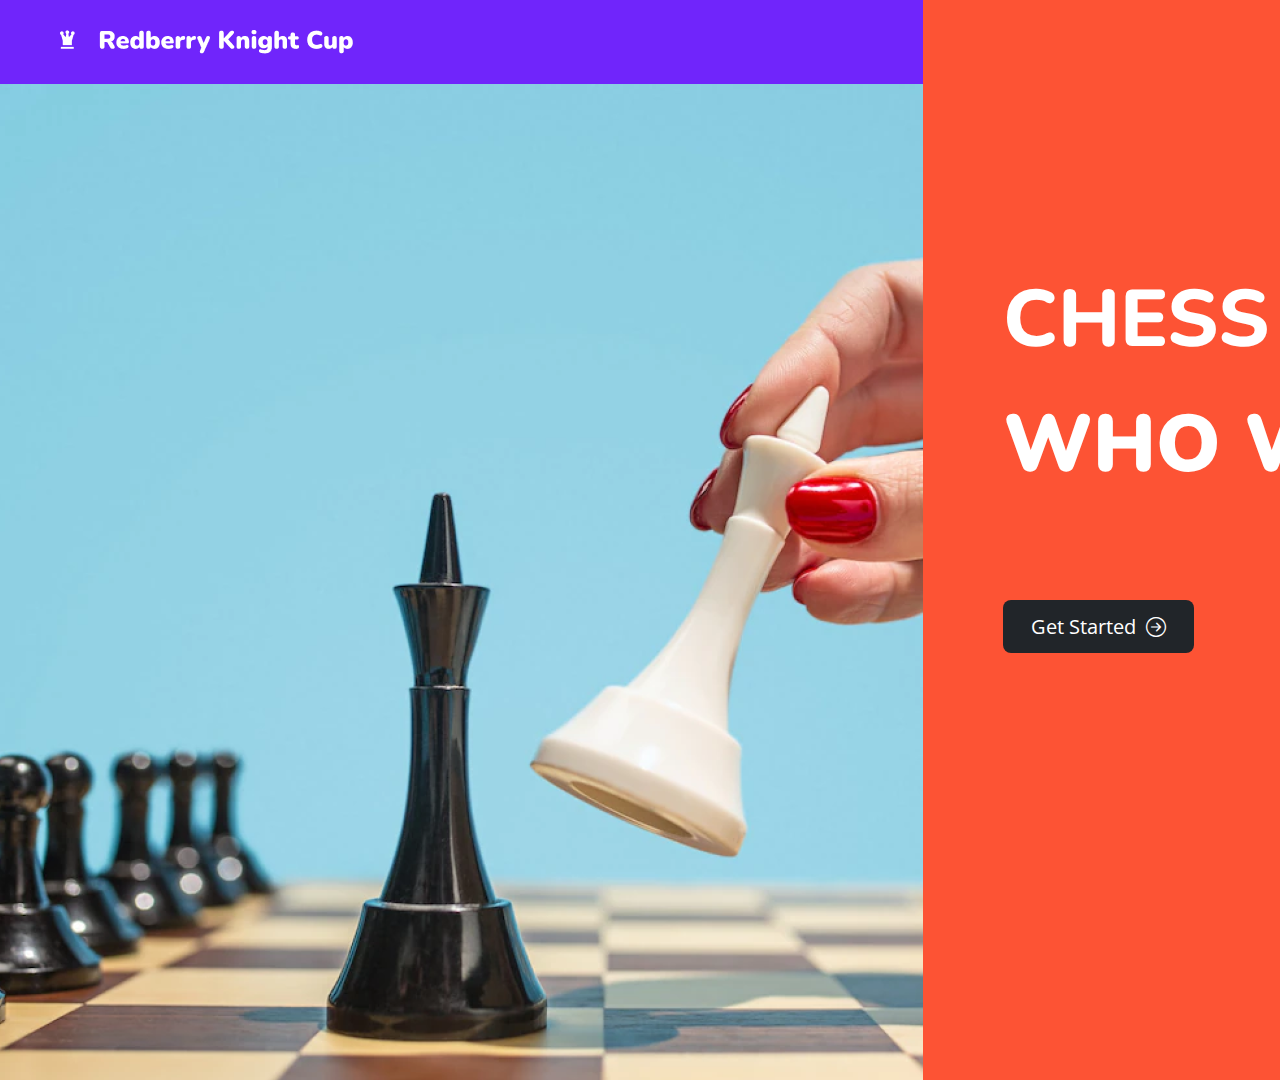
<file: index.html>
<!DOCTYPE html>
<html lang="en">
<head>
    <meta charset="UTF-8">
    <meta http-equiv="X-UA-Compatible" content="IE=edge">
    <meta name="viewport" content="width=device-width, initial-scale=1.0">
    <link rel="stylesheet" href="https://cdn.jsdelivr.net/npm/bootstrap-icons@1.8.3/font/bootstrap-icons.css">
    <link rel="stylesheet" href="main.css">
    <title>Redberry Knight Cup-landing</title>
</head>

<!--1st page:Redberry Knight Cup- landing-->
<body>
    <header>
        <img src="images/Vector.png" class="header1">
        <img src="images/Redberry Knight Cup.png" class="header2">
    </header>

    <div class="page1-left-rectangle"></div>
    <div class="page1-right-rectangle">
        <div>chess says</div>
        <div>a lot about</div>
        <div>who we are</div>
        <a href="pages/page2.html">
        <button>Get Started<i class="bi bi-arrow-right-circle"></i></button>
        </a>
    </div>

    <script async src="main.js" defer></script>
</body>
</html>
</file>
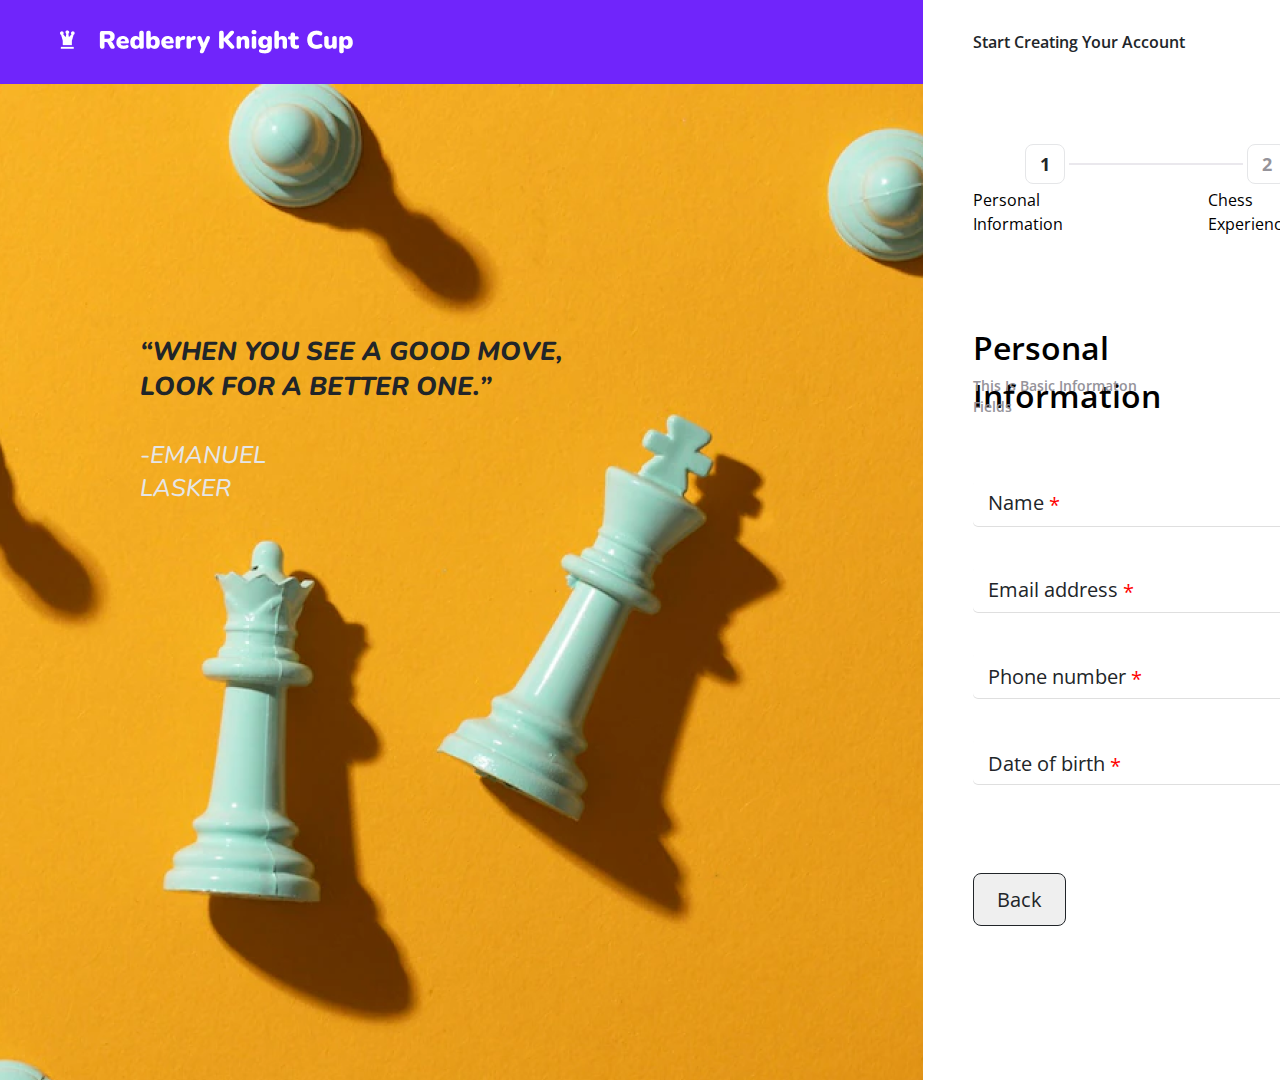
<file: pages/page2.html>
<!DOCTYPE html>
<html lang="en">
<head>
    <meta charset="UTF-8">
    <meta http-equiv="X-UA-Compatible" content="IE=edge">
    <meta name="viewport" content="width=device-width, initial-scale=1.0">
    <link rel="stylesheet" href="https://cdn.jsdelivr.net/npm/bootstrap-icons@1.8.3/font/bootstrap-icons.css">
    <link rel="stylesheet" href="/main.css">
    <title>Registration-personal information</title>
</head>

<!--2st page:Registration-personal information-->
<body>
    <header>
        <img src="/images/Vector.png" class="header1">
        <img src="/images/Redberry Knight Cup.png" class="header2">
    </header>

    <div class="page2-left-rectangle">
        <div>“When you see a good move, look for a better one.”</div>
        <div>-Emanuel Lasker</div>
    </div>
    <div class="page2-right-rectangle">
       <span>Start creating your account</span>
       <!--personal information 1 chess experience 2-->
       <div class="wizard">
            <div class="frame">
                <div class="frame1">1</div>
                <div class="frame-line"></div>
                <div class="frame2">2</div>
            </div>
            <span>Personal information</span>
            <span>Chess experience</span>
       </div>
       <div class="P-information">Personal Information</div>
       <div class="B-information">This is basic informaton fields</div>
       <!--error when inputs not valid-->
       <div class="error">
            <span id="invalid"></span>
            <span onclick="hideErrorPanel()"><i class="bi bi-x-lg"></i></span>
            <span id="correct"></span>
       </div>
       <!--input field for personal information-->
       <div class="Personal-information-inputs">
            <input type="text"  id="p-name">
            <label for="p-name" class="p-name">Name</label>
            <!--icon when validated-->
            <i class="bi bi-check-circle-fill" id="nameicon"></i>
            
            <input type="text" id="p-email">
            <label for="p-email" class="p-email">Email address</label>
            <!--icon when validated-->
            <i class="bi bi-check-circle-fill" id="emailicon"></i>

            <input type="number" id="p-phone">
            <label for="p-phone" class="p-phone">Phone number</label>
            <!--icon when validated-->
            <i class="bi bi-check-circle-fill" id="phoneicon"></i>

            <input type="datetime" id="p-date">
            <label for="p-date" class="p-date">Date of birth</label>
            <!--icon when validated-->
            <i class="bi bi-check-circle-fill" id="dateicon"></i>
       </div>
       <a href="/index.html">
        <button class="back-BTN">Back</button>
       </a>
       <a href="/pages/page3.html">
       <button class="next-BTN" type="submit">Next<i class="bi bi-arrow-right-circle"></i></button>
       </a>
    </div>

    <script async src="/main.js" defer></script>
</body>
</html>
</file>
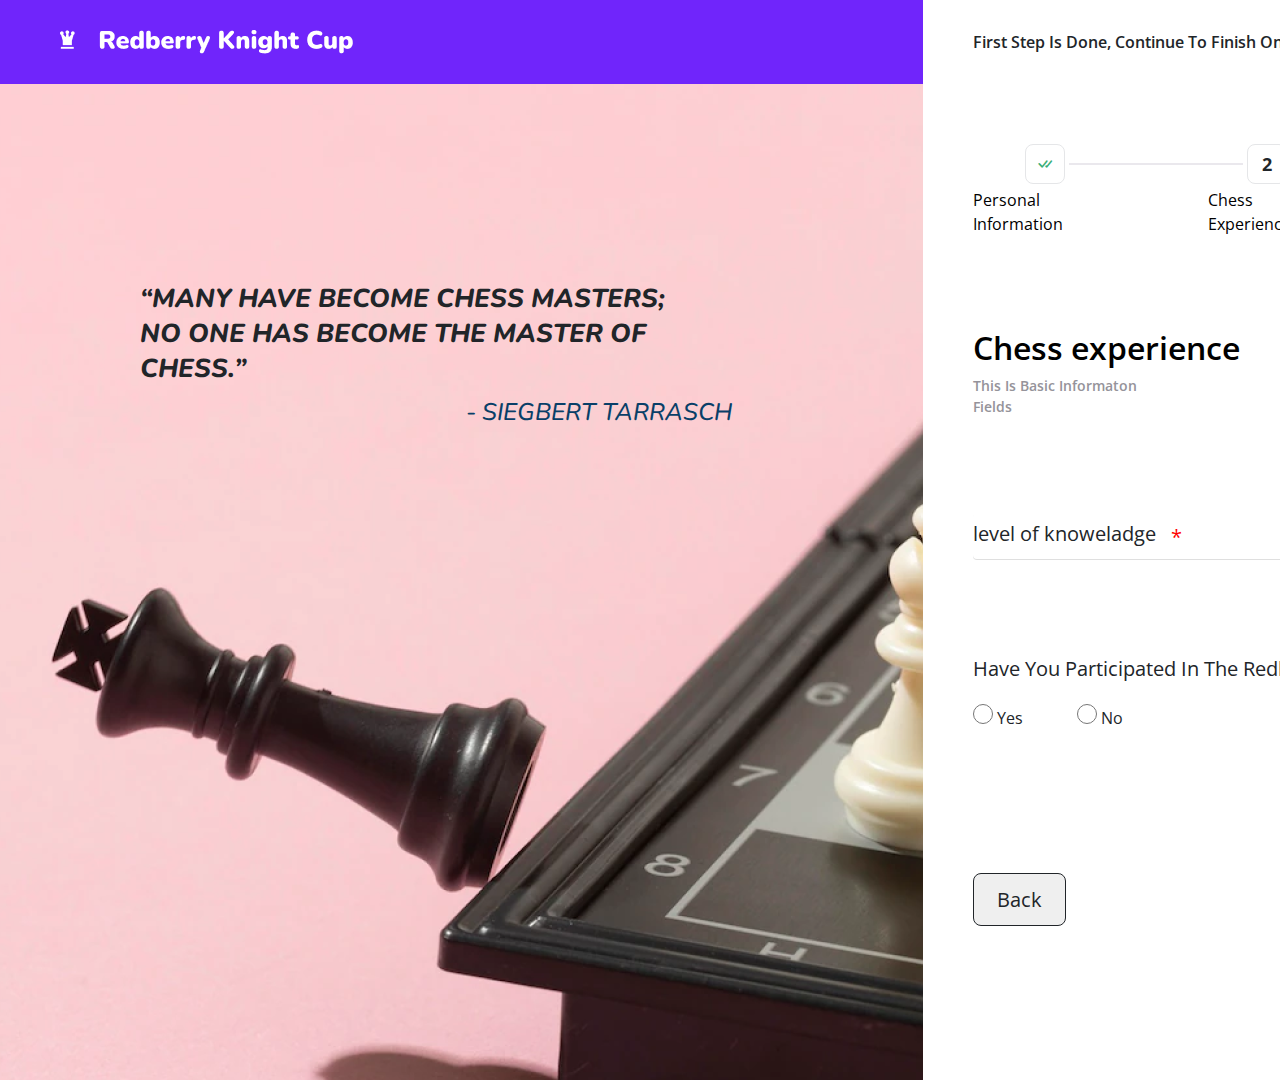
<file: pages/page3.html>
<!DOCTYPE html>
<html lang="en">
<head>
    <meta charset="UTF-8">
    <meta http-equiv="X-UA-Compatible" content="IE=edge">
    <meta name="viewport" content="width=device-width, initial-scale=1.0">
    <link rel="stylesheet" href="https://cdn.jsdelivr.net/npm/bootstrap-icons@1.8.3/font/bootstrap-icons.css">
    <link rel="stylesheet" href="/main.css">
    <title>Registration-personal information</title>
</head>

<!--2st page:Registration-personal information-->
<body>
    <header>
        <img src="/images/Vector.png" class="header1">
        <img src="/images/Redberry Knight Cup.png" class="header2">
    </header>

    <div class="page3-left-rectangle">
        <div>“Many have become chess masters;<br> 
        no one has become the master of chess.”</div>
        <div>- Siegbert Tarrasch</div>
    </div>
    <div class="page3-right-rectangle">
       <span>First step is done, continue to finish onboarding</span>
        <!--personal information 1 chess experience 2-->
       <div class="wizard">
        <div class="frame">
            <div class="frame1"><i class="bi bi-check-all" style="color:#3BAF77;"></i></div>
            <div class="frame-line"></div>
            <div class="frame2" style="color:#212529;;">2</div>
        </div>
            <span>Personal information</span>
            <span>Chess experience</span>
       </div>
       <div class="P-information">Chess experience</div>
       <div class="B-information">This is basic informaton fields</div>
       <!--input field for personal information-->
        <div class="Experience-information-inputs">
            <!--level of knoweladge inputfield-->
            <div class="lvl-of-knoweladge">
                <input type="text" class="knoweladge" id="knoweladgeID" readonly>
                <label for="knoweladgeID" class="knoweladgeLabel">level of knoweladge</label>
                <div class="K-options">
                    <div onclick="passValueKnoweladge('Beginner')">Beginner</div>
                    <div onclick="passValueKnoweladge('Intermediate')">Intermediate</div>
                    <div onclick="passValueKnoweladge('Professional')">Professional</div>
                </div>
            </div>
            <!--choose your character-->
            <div class="choose-your-character">
                <input type="text" class="character" id="characterID" readonly>
                <label for="characterID" class="characterLabel">Choose your character</label>
                <div class="C-options">
                </div>    
            </div>
            <!--Have you participated in the Redberry Championship? *-->
            <div class="redberry-C">
                <span>Have you participated in the Redberry Championship?</span>
                <input type="radio" id="yes" value="yes" name="answer" >
                <label for="yes">Yes</label>
                <input type="radio" id="no" value="no" name="answer" >
                <label for="no">No</label>
            </div>
        </div>

        <a href="/pages/page2.html">
        <button class="back-BTN">Back</button>
        </a>
        <a href="/pages/page4.html">
        <button class="done-BTN">Done</button>
        </a>
    </div>

    <script async src="/main.js" defer></script>
</body>
</html>
</file>
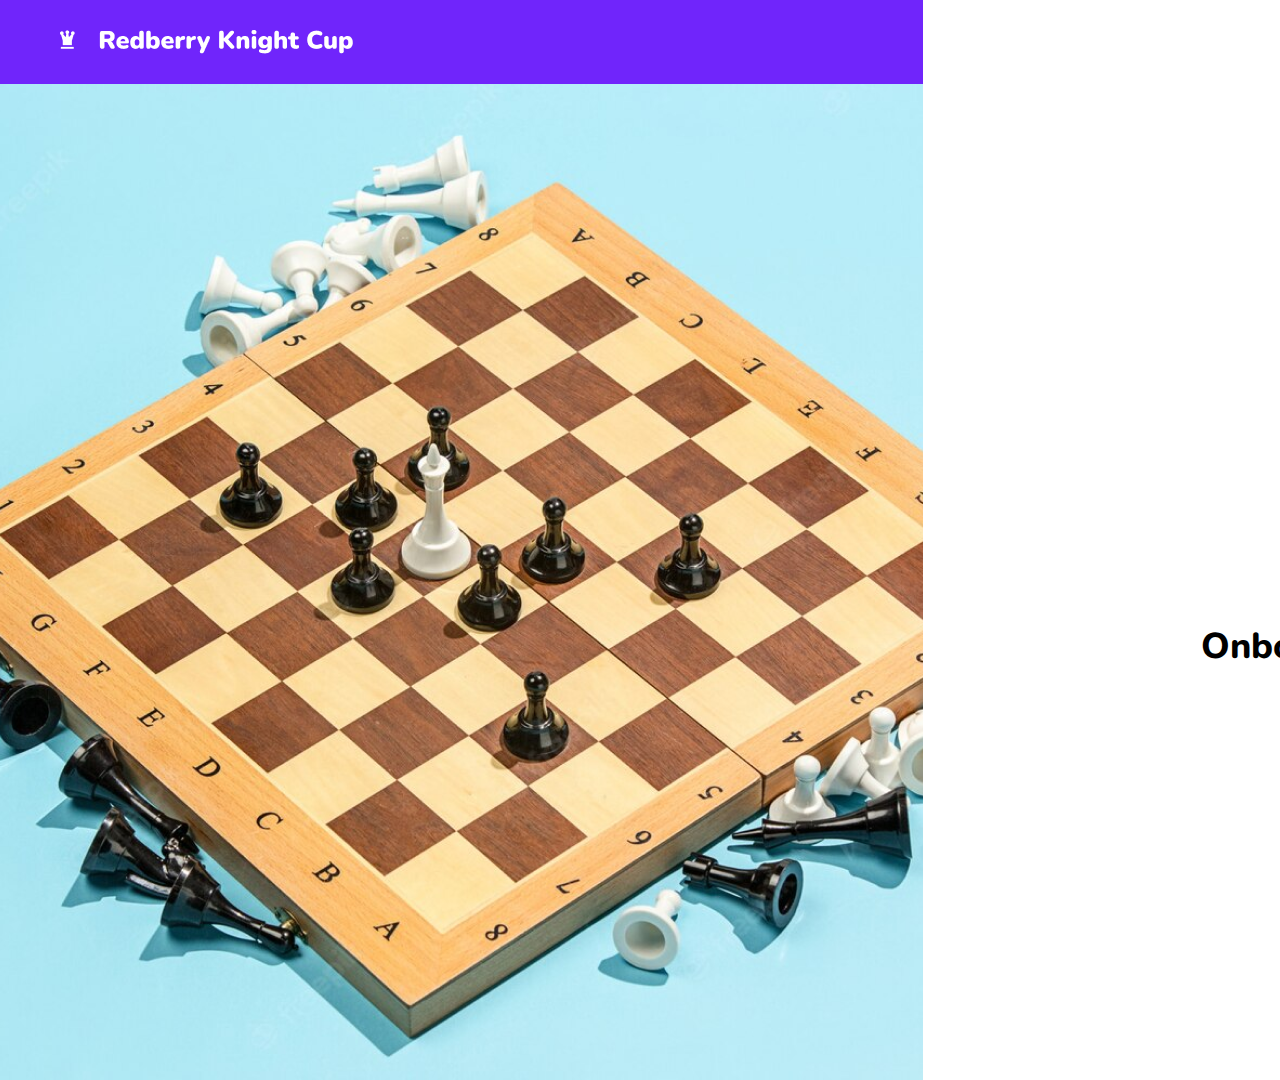
<file: pages/page4.html>
<!DOCTYPE html>
<html lang="en">
<head>
    <meta charset="UTF-8">
    <meta http-equiv="X-UA-Compatible" content="IE=edge">
    <meta name="viewport" content="width=device-width, initial-scale=1.0">
    <link rel="stylesheet" href="https://cdn.jsdelivr.net/npm/bootstrap-icons@1.8.3/font/bootstrap-icons.css">
    <link rel="stylesheet" href="/main.css">
    <title>Onboarding completed!</title>
</head>

<!--4th page:Onboarding completed!-->
<body>
    <header>
        <img src="/images/Vector.png" class="header1">
        <img src="/images/Redberry Knight Cup.png" class="header2">
    </header>

    <div class="page4-left-rectangle"></div>
    <div class="page4-right-rectangle">
        <div class="onboarding-completed">
            <span>Onboarding completed!</span>
            <img src="/images/Succsess rocket.png">
        </div>
    </div>

    <script  src="/main.js" defer></script>
</body>
</html>
</file>
<file: main.css>
/**/
@import url('https://fonts.googleapis.com/css2?family=Open+Sans:wght@300;400;500;600;700;800&display=swap');
@import url('https://fonts.googleapis.com/css2?family=Nunito:wght@200;300;400;500;800;900&display=swap');

*,*::after,*::before{
    margin: 0;
    padding: 0;
    box-sizing: border-box;
}

html,
body{
    width: 100%;
    height: 100%;
    overflow: hidden;
} 


/* Header same for all pages============*/
header{
    position: absolute;
    width: 923px;
    height: 84px;
    left: 0px;
    top: 0px;
    background: #7025FB;
}
.header1{
    position: relative;
    left: 60px;
    top: 25px;
}
.header2{
    position: relative;
    left: 80px;
    top: 30px;
}

/*1st page   ==========================*/
/* left side ==========================*/
.page1-left-rectangle{
    position: absolute;
    width: 923px;
    height: 996px;
    left: 0px;
    top: 84px;
    background: url(images/Landing\ page-\ scrolling\ photo.png);
}


/* right side =========================*/
.page1-right-rectangle{
    position: absolute;
    width: 997px;
    height: 1080px;
    left: 923px;
    top: 0px;
    background: #FD5334;  
}
/*text chess says */
.page1-right-rectangle div:nth-child(1){
    position: absolute;
    left: 80px;
    top: 265px;
    width: 500px;
    height: 110px;

    font-family: 'Nunito';
    font-style: normal;
    font-weight: 800;
    font-size: 80px;
    line-height: 109px;
    text-transform: uppercase;
    color: #FFFFFF;
}
/*text  a lot about */
.page1-right-rectangle div:nth-child(2){
    position: absolute;
    top: 308px;
    left: 600px;

    font-family: 'Nunito';
    font-style: normal;
    font-weight: 700;
    font-size: 20px;
    line-height: 27px;
    text-transform: uppercase;
    color: #212529;
}
/*text who we are*/
.page1-right-rectangle div:nth-child(3){
    position: absolute;
    width: 570px;
    height: 109px;
    left: 80px;
    top: 390px;

    font-family: 'Nunito';
    font-style: normal;
    font-weight: 900;
    font-size: 80px;
    line-height: 109px;
    text-transform: uppercase;
    color: #FFFFFF;
}
/*button*/
.page1-right-rectangle button{
    position: absolute;
    display: flex;
    flex-direction: row;
    justify-content: center;
    align-items: center;
    gap: 10px;
    width: 191px;
    height: 53px;
    top: 600px;
    left: 80px;
    background: #212529;
    border: none;
    outline: none;
    border-radius: 8px;
    cursor: pointer;

    font-family: 'Open Sans';
    font-style: normal;
    font-weight: 400;
    font-size: 20px;
    line-height: 27px;
    text-transform: capitalize;
    color: #FFFFFF;
}
.page1-right-rectangle button:hover{
    border: 4px solid rgba(194, 165, 249, 0.8);
    border-radius: 8px;
}



/*2nd page ============================*/
/*left side ==========================*/
.page2-left-rectangle{
    position: absolute;
    width: 923px;
    height: 996px;
    left: 0px;
    top: 84px;
    background: url(images/unsplash_27LH_0jXKYI.png);
}
.page2-left-rectangle div:nth-child(1){
    position: absolute;
    width: 423px;
    height: 83px;
    left: 140px;
    top: 250px;

    font-family: 'Nunito';
    font-style: italic;
    font-weight: 800;
    font-size: 26px;
    line-height: 35px;
    text-transform: uppercase;
    color: #212529;
}
.page2-left-rectangle div:nth-child(2){
    position: absolute;
    width: 222px;
    height: 33px;
    left: 140px;
    top: 355px;

    font-family: 'Nunito';
    font-style: italic;
    font-weight: 500;
    font-size: 24px;
    line-height: 33px;
    text-transform: uppercase;
    color: #E5E6E8;
}


/* right side =========================*/
.page2-right-rectangle{
    position: absolute;
    width: 997px;
    height: 1080px;
    left: 923px;
    top: 0px;
    background: #ffffff;
    
}
/*start creating your account=========*/
.page2-right-rectangle span{
    position: relative;
    top: 30px;
    left: 50px;
    font-family: 'Open Sans';
    font-style: normal;
    font-weight: 600;
    font-size: 16px;
    line-height: 150%;
    text-transform: capitalize;
    color: #212529;
}

/*personal information and  chess experience*/
.wizard{
    position: absolute;
    top: 144px;
    left: 50px;
    width: 366px;
    height: 65px;
}
.frame{
    position: relative;
    margin: 0 auto;
    width: 262px;
    height: 40px;
    display: flex;
    flex-direction: row;
    justify-content: center;
    align-items: center;
    gap: 4px;
}
.frame1{
    display: flex;
    justify-content: center;
    align-items: center;
    width: 40px;
    height: 40px;
    background: #FFFFFF;
    border: 1px solid #E5E6E8;
    border-radius: 8px;

    font-family: 'Open Sans';
    font-style: normal;
    font-weight: 700;
    font-size: 18px;
    line-height: 25px;
    color: #212529;
}
.frame-line{
    width: 174px;
    height: 0px;
    border: 1px solid rgba(185, 180, 196, 0.3);
}
.frame2{
    display: flex;
    justify-content: center;
    align-items: center;
    width: 40px;
    height: 40px;
    background: #FFFFFF;
    border: 1px solid #E5E6E8;
    border-radius: 8px;

    font-family: 'Open Sans';
    font-style: normal;
    font-weight: 700;
    font-size: 18px;
    line-height: 25px;
    color: #95939A;
}
.wizard span:nth-child(2){
    position: absolute;
    width: 158px;
    height: 24px;
    left: 0px;
    top: 44px;

    font-family: 'Open Sans';
    font-style: normal;
    font-weight: 400;
    font-size: 16px;
    line-height: 150%;
    color: #000000;
}
.wizard span:nth-child(3){
    position: absolute;
    width: 131px;
    height: 24px;
    left: 235px;
    top: 44px;

    font-family: 'Open Sans';
    font-style: normal;
    font-weight: 400;
    font-size: 16px;
    line-height: 150%;
    color: #000000;
}

/*personal information & basic information text(same css for 2-3 page)*/
.P-information{
    position: absolute;
    width: 330px;
    height: 48px;
    left: 50px;
    top: 324px;

    font-family: 'Open Sans';
    font-style: normal;
    font-weight: 600;
    font-size: 32px;
    line-height: 150%;
    color: #000000;
}
.B-information{
    position: absolute;
    width: 205px;
    height: 21px;
    left: 50px;
    top: 375px;

    font-family: 'Open Sans';
    font-style: normal;
    font-weight: 600;
    font-size: 14px;
    line-height: 150%;
    text-transform: capitalize;
    color: #95939A;
}

/*personal informations inputs field*/
.Personal-information-inputs{
    position: absolute;
    display: flex;
    flex-direction: column;
    align-items: flex-start;
    gap: 40px;
    width: 775px;
    height: 304px;
    left: 50px;
    top: 481px;
}
/*error panel*/
.error{
    position: relative;
    top: 226px;
    left: 600px;
    width: 350px;
    height: 87px;
    background: rgba(255, 255, 255, 0.85);
    border: 1px solid rgba(0, 0, 0, 0.1);
    box-shadow: 0px 8px 16px rgba(0, 0, 0, 0.15);
    border-radius: 4px;
    display: none;
}
.error.active{
    display: block;
}
.error span:nth-child(1){
    position: absolute;
    left: 50px;
    top: 8px;

    font-family: 'Open Sans';
    font-style: normal;
    font-weight: 600;
    font-size: 14px;
    text-transform: none;
    line-height: 21px;
    color: #DC3545;
}
.error span svg{
    position: absolute;
    left:-30px;
}
.error span:nth-child(2){
    position: absolute;
    cursor: pointer;
    top: 8px;
    left: 320px;
}
.error span:nth-child(3){
    position: absolute;
    top: 50px;
    left: 25px;
    font-family: 'Open Sans';
    font-style: normal;
    font-weight: 400;
    font-size: 16px;
    line-height: 24px;
    text-transform: none;
    color: #212529;
}

/*input area for personal information*/
.Personal-information-inputs input{
    position: relative;
    margin: 0 auto;
    padding: 8px 16px;
    width: 100%;
    height: 46px;
    border: none;
    border-radius: 5px;
    box-shadow: inset 0px -1px 0px rgba(0, 0, 0, 0.125);

    font-family: 'Open Sans';
    font-style: normal;
    font-weight: 400;
    font-size: 20px;
    line-height: 150%;
    color: #212529;
}
/*text in input fields(insted of placeholders)*/
.p-name{
    position: absolute;
    top: 7px;
    left: 15px;

    font-family: 'Open Sans';
    font-style: normal;
    font-weight: 400;
    font-size: 20px;
    line-height: 30px;
    color: #212529;
}
.p-email{
    position: absolute;
    top: 94px;
    left: 15px;

    font-family: 'Open Sans';
    font-style: normal;
    font-weight: 400;
    font-size: 20px;
    line-height: 30px;
    color: #212529;
}
.p-phone{
    position: absolute;
    top: 181px;
    left: 15px;

    font-family: 'Open Sans';
    font-style: normal;
    font-weight: 400;
    font-size: 20px;
    line-height: 30px;
    color: #212529;
}
.p-date{
    position: absolute;
    top: 268px;
    left: 15px;

    font-family: 'Open Sans';
    font-style: normal;
    font-weight: 400;
    font-size: 20px;
    line-height: 30px;
    color: #212529;
}
.p-name::after,.p-email::after,.p-phone::after,.p-date::after{
    position: absolute;
    content: '*';
    margin-top: 2px;
    margin-left: 5px;
    color: red;
}




/*hiding arrows from number inputfield */
input[type=number]::-webkit-inner-spin-button, 
input[type=number]::-webkit-outer-spin-button { 
    -webkit-appearance: none;
    -moz-appearance: none;
    appearance: none; 
}
/*validate icons*/
#nameicon{
    color: green;
    position: absolute;
    top: 0px;
    right: 10px;
    top: 13px;
    display: none;
}
#emailicon{
    color: green;
    position: absolute;
    top: 0px;
    right: 10px;
    top: 100px;
    display: none;
}
#phoneicon{
    color: green;
    position: absolute;
    top: 0px;
    right: 10px;
    top:185px;
    display: none;
}
#dateicon{
    color: green;
    position: absolute;
    top: 0px;
    right: 10px;
    top:275px;
    display: none;
}

/*back and next buttons*/
.back-BTN{
    position: absolute;
    width: 93px;
    height: 53px;
    left: 50px;
    top: 873px;
    border: 1px solid #212529;
    border-radius: 8px;

    font-family: 'Open Sans';
    font-style: normal;
    font-weight: 400;
    font-size: 20px;
    line-height: 27px;
    text-transform: capitalize;
    color: #212529;
    cursor: pointer;
}
.back-BTN:hover{
    background: rgba(185, 180, 196, 0.3);
    border: 1px solid rgba(194, 165, 249, 0.8);
    border-radius: 8px;
}
.next-BTN{
    position: absolute;
    display: flex;
    flex-direction: row;
    justify-content: center;
    align-items: center;
    gap: 13px;
    width: 128px;
    height: 53px;
    right: 175px;
    top: 873px;
    background: #212529;
    border-radius: 8px;
    cursor: pointer;

    font-family: 'Open Sans';
    font-style: normal;
    font-weight: 400;
    font-size: 20px;
    line-height: 27px;
    text-transform: capitalize;
    color: #FFFFFF;
}
.next-BTN:hover{
    border: 4px solid rgba(194, 165, 249, 0.8);
    border-radius: 8px;
}




/*3rd page ============================*/
/*left rectangle ======================*/
.page3-left-rectangle{
    position: absolute;
    width: 923px;
    height: 996px;
    left: 0px;
    top: 84px;
    background: url(images/pg3.png);
}
.page3-left-rectangle div:nth-child(1){
    position: absolute;
    width: 615px;
    height: 83px;
    left: 140px;
    top: 197px;

    font-family: 'Nunito';
    font-style: italic;
    font-weight: 800;
    font-size: 26px;
    line-height: 35px;
    text-transform: uppercase;
    color: #212529;
}
.page3-left-rectangle div:nth-child(2){
    position: absolute;
    width: 266px;
    height: 33px;
    left: 466px;
    top: 312px;

    font-family: 'Nunito';
    font-style: italic;
    font-weight: 500;
    font-size: 24px;
    line-height: 33px;
    text-transform: uppercase;
    color: #093F68;
}


/* right side =========================*/
.page3-right-rectangle{
    position: absolute;
    width: 997px;
    height: 1080px;
    left: 923px;
    top: 0px;
    background: #ffffff;
    
}
/*First step is done, continue to finish onboarding*/
.page3-right-rectangle span{
    position: relative;
    top: 30px;
    left: 50px;
    font-family: 'Open Sans';
    font-style: normal;
    font-weight: 600;
    font-size: 16px;
    line-height: 150%;
    text-transform: capitalize;
    color: #212529;
}

/*input field for personal information======*/
.Experience-information-inputs{
    position: relative;
    width: 800px;
    height: 200px;
    top: 490px;
    left: 50px;
}
/*knoweladge input */
.lvl-of-knoweladge::after{
    position: absolute;
    content: '';
    left:365px;
    top: 16px;
    width: 7px;
    height: 7px;
    border-right: 2px solid #212529;
    border-bottom: 2px solid #212529;
    transform: rotate(45deg);
    transition: 0.6s;
}
.lvl-of-knoweladge.active::after{
    transform: rotate(225deg);
}
.knoweladge{
    position: absolute;
    width: 392px;
    height: 46px;
    border: none;
    outline: none;
    background: #ffffff;
    box-shadow: inset 0px -1px 0px rgba(0, 0, 0, 0.125);
    border-radius: 4px;
    cursor: pointer;

    font-family: 'Open Sans';
    font-style: normal;
    font-weight: 400;
    font-size: 20px;
    line-height: 150%;
    color: #212529;
}
/*page 3 knoweladge label */
.knoweladgeLabel{
    position: absolute;
    top: 5px;

    font-family: 'Open Sans';
    font-style: normal;
    font-weight: 400;
    font-size: 20px;
    line-height: 150%;
    color: #212529;
}
.knoweladgeLabel::after{
    position: absolute;
    content: '*';
    color: red;
    top: 3px;
    margin-left: 15px;
}
/*page 3 character label */
.characterLabel{
    position: absolute;
    left: 410px;
    top: 5px;

    font-family: 'Open Sans';
    font-style: normal;
    font-weight: 400;
    font-size: 20px;
    line-height: 150%;
    color: #212529;
}
.characterLabel::after{
    position: absolute;
    content: '*';
    color: red;
    top: 3px;
    margin-left: 15px;
}

/*knoweladge options*/
.K-options{
    position: absolute;
    width: 392px;
    height: auto;
    margin-top: 50px;
    background-color: #ffffff;
    display: none;

    font-family: 'Open Sans';
    font-style: normal;
    font-weight: 400;
    font-size: 20px;
    line-height: 150%;
    color: #000000;
    z-index: 9999;
}
.lvl-of-knoweladge.active .K-options{
    display: block;
}
.K-options div{
    margin-left: 15px;
}
.K-options div:hover{
    cursor: pointer;
    font-weight: 600;
}
/*character input */
.character{
    position: absolute;
    width: 392px;
    height: 46px;
    right: 0;
    border: none;
    outline: none;
    background: #ffffff;
    box-shadow: inset 0px -1px 0px rgba(0, 0, 0, 0.125);
    border-radius: 4px;
    cursor: pointer;

    font-family: 'Open Sans';
    font-style: normal;
    font-weight: 400;
    font-size: 20px;
    line-height: 150%;
    color: #212529;
}
.choose-your-character::after{
    position: absolute;
    content: '';
    left:765px;
    top: 16px;
    width: 7px;
    height: 7px;
    border-right: 2px solid #212529;
    border-bottom: 2px solid #212529;
    transform: rotate(45deg);
    transition: 0.6s;
}
.choose-your-character.active::after{
    transform: rotate(225deg);
}
/*dropdown for character*/
.C-options{
    position: absolute;
    flex-direction: column;
    gap: 16px;
    justify-content: center;
    left: 400px;
    top: 55px;
    width: 390px;
    height: 420px;
    background-color: rgb(255, 255, 255);
    z-index: 9999;
    display: none;
}
.choose-your-character.active .C-options{
    display: flex;
}
.C-options div{
    display: flex;
    flex-direction: row;
    justify-content: space-between;
    align-items: center;
    margin-left: 10px;
    width: 100%;
    height: 72px;
    cursor: pointer;

    font-family: 'Open Sans';
    font-style: normal;
    font-weight: 400;
    font-size: 20px;
    line-height: 150%;
    color: #212529;
}
.C-options img{
    width: 100px;
    height: 72px;
}



/*redberry championship*/
.redberry-C{
    width: 750px;
    height: 60px;
    position: relative;
    left: 0px;
    top: 140px;
}
.redberry-C span{
    position: absolute;
    top: 0px;
    left: 0px;
    font-family: 'Open Sans';
    font-style: normal;
    font-weight: 400;
    font-size: 20px;
    line-height: 150%
}
.redberry-C input,.redberry-C label{
    position: relative;
    margin-top: 50px;
    width: 20px;
    height: 20px;
  
    font-family: 'Open Sans';
    font-style: normal;
    font-weight: 400;
    font-size: 16px;
    line-height: 24px;
    color: #212529;
}
.redberry-C label{
    margin-right: 50px;
}

/*nextBTN*/
.done-BTN{
    position: absolute;
    display: flex;
    flex-direction: row;
    justify-content: center;
    align-items: center;
    gap: 13px;
    width: 128px;
    height: 53px;
    right: 175px;
    top: 873px;
    background: #212529;
    border-radius: 8px;
    cursor: pointer;

    font-family: 'Open Sans';
    font-style: normal;
    font-weight: 400;
    font-size: 20px;
    line-height: 27px;
    text-transform: capitalize;
    color: #FFFFFF;
}
.done-BTN:hover{
    border: 4px solid rgba(194, 165, 249, 0.8);
    border-radius: 8px;
}





/*page 4 =============================*/
/*left side*/
.page4-left-rectangle{
    position: absolute;
    width: 923px;
    height: 996px;
    left: 0px;
    top: 84px;
    background: url(images/page4Background.png);
}
/*right side*/
.page4-right-rectangle{
    position: absolute;
    width: 997px;
    height: 1080px;
    left: 923px;
    top: 0px;
    background: #ffffff;  
}

.onboarding-completed{
    position: relative;
    top: 416px;
    left: 278px;
    width: 410px;
    height: 260px;
}
.onboarding-completed span{
    position: absolute;
    bottom: 0px;
    bottom: 2px;
    font-family: 'Nunito';
    font-style: normal;
    font-weight: 800;
    font-size: 36px;
    line-height: 150%;
    color: #000000;
}
.onboarding-completed img{
    position: absolute;
    top: 5px;
    left: 110px;
    width: 183px;
    height: 190px;
}
</file>
